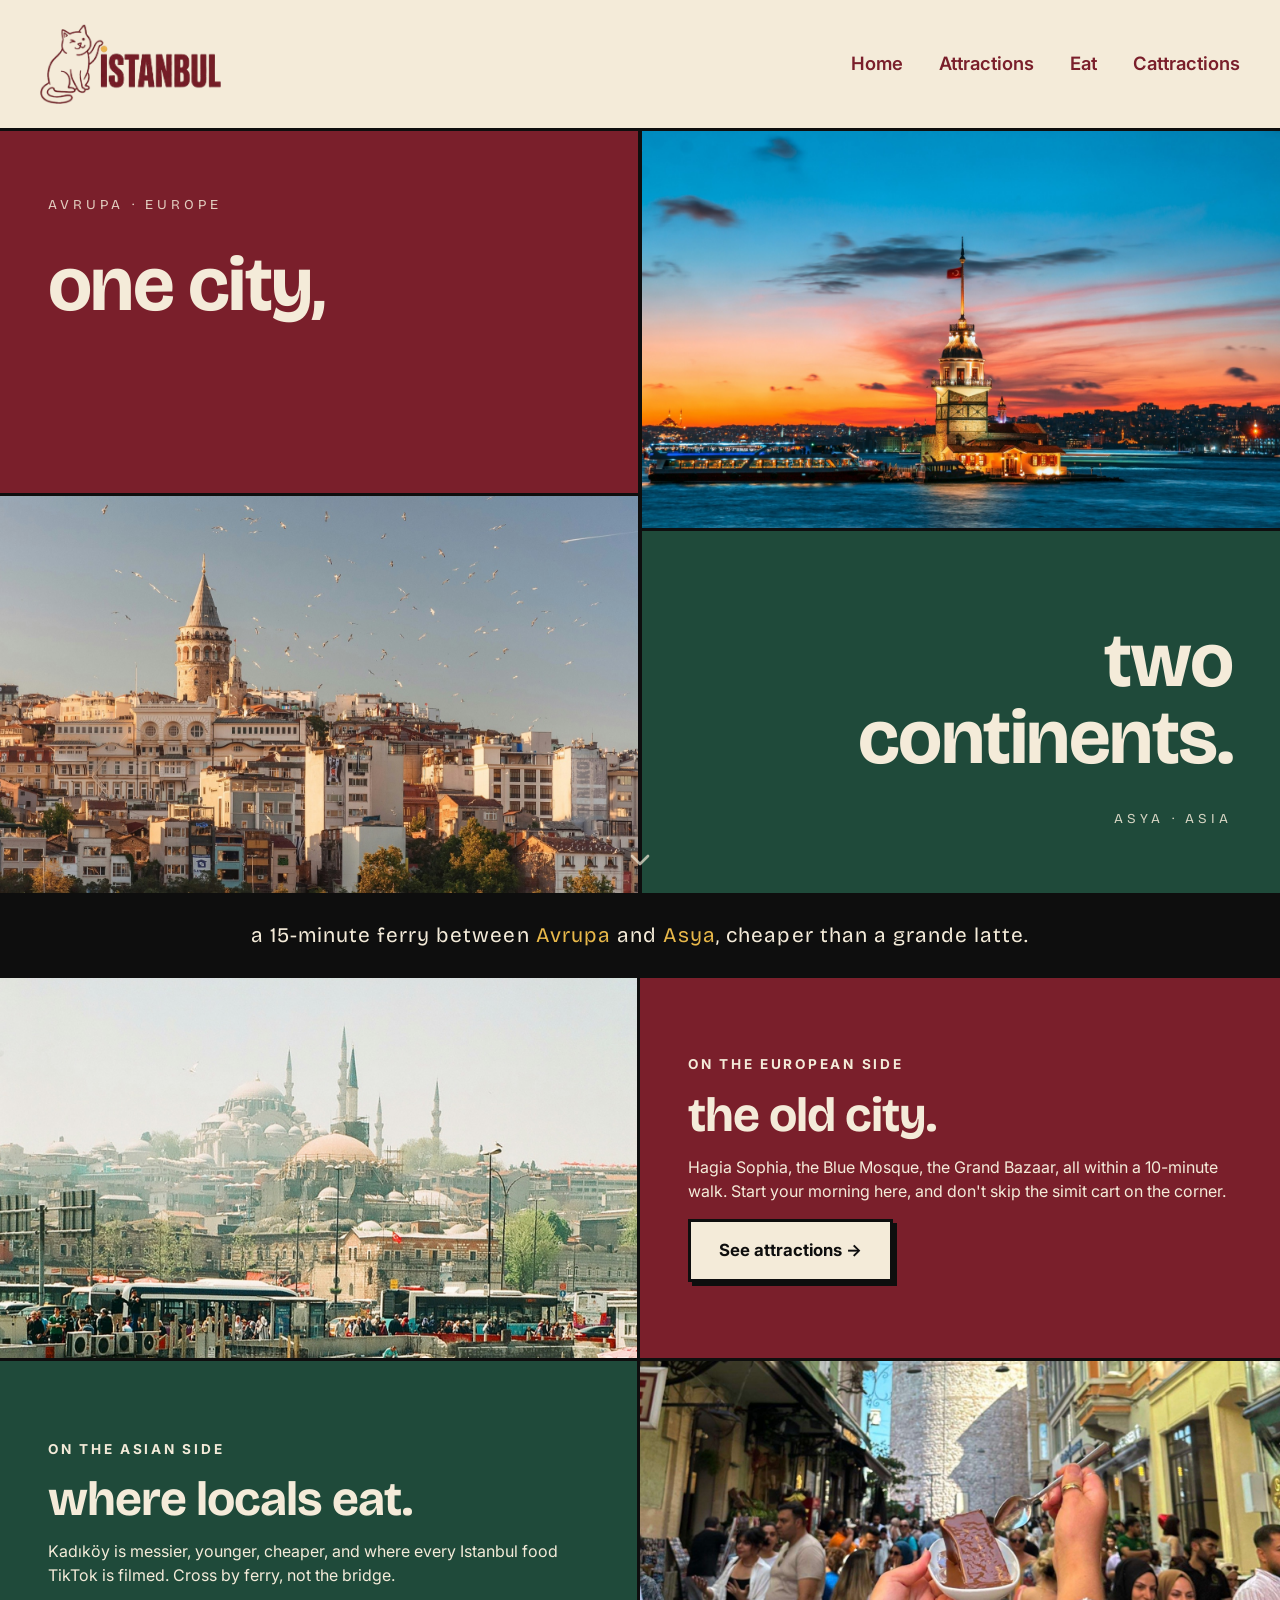
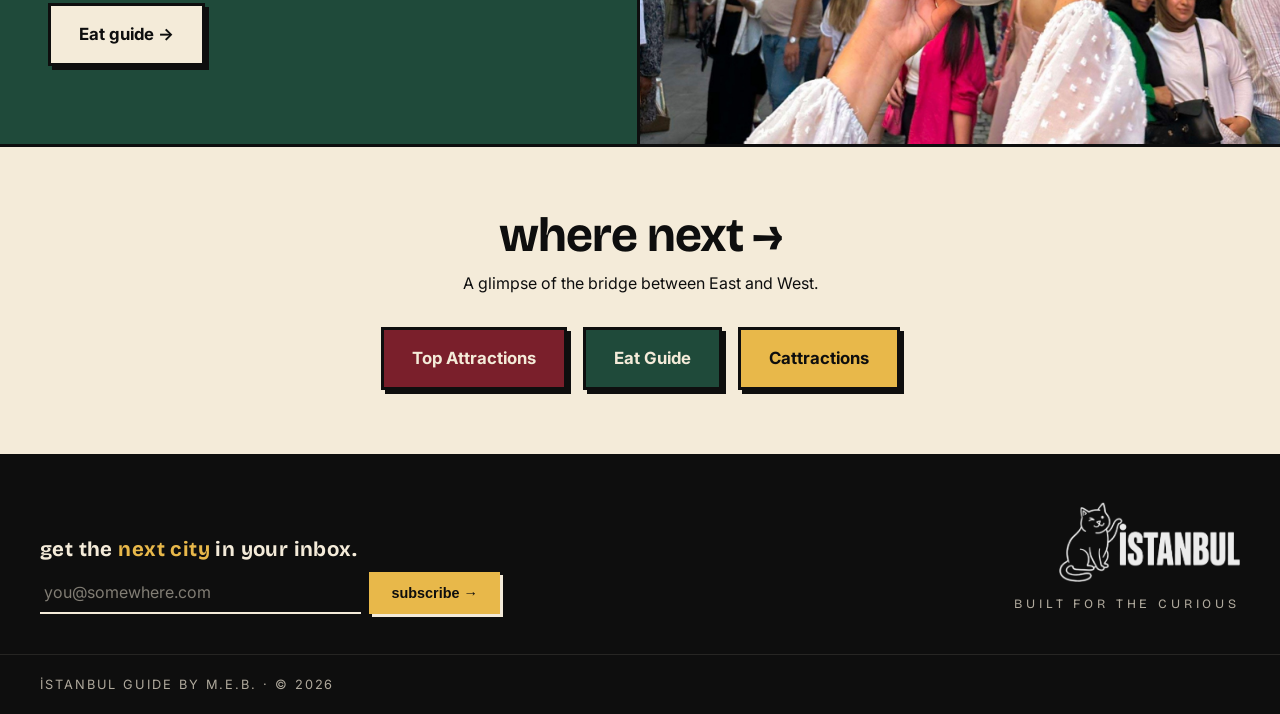
<file: index.html>
<!DOCTYPE html>
<html lang="en">
<head>
  <meta charset="UTF-8">
  <meta name="viewport" content="width=device-width, initial-scale=1.0">
  <title>İstanbul · A First-Timer's Guide</title>

  <!-- Google Fonts: preconnect speeds up the font fetch.
       Bricolage Grotesque = display headings, Inter = body. this supports the neobrutalist style -->
  <link rel="preconnect" href="https://fonts.googleapis.com">
  <link rel="preconnect" href="https://fonts.gstatic.com" crossorigin>
  <link href="https://fonts.googleapis.com/css2?family=Bricolage+Grotesque:wght@600;800&family=Inter:wght@400;600;700&display=swap" rel="stylesheet">

  <link rel="stylesheet" href="styles.css">
</head>
<body>

  <!-- ==========================================================
       SHARED NAV: identical on every page. If you change a link
       here, also change it in attractions.html / eat.html / gallery.html. 
       ========================================================== -->
  <nav class="nav" aria-label="primary">
    <a class="logo" href="index.html" aria-label="Istanbul Guide home">
      <img class="logo-mark" src="assets/logo.png" alt="Istanbul Guide">
    </a>

    <!-- CSS-only mobile menu (checkbox hack, no JS). The off-screen
         checkbox holds open/closed state; the burger <label> toggles
         it; on small screens .nav ul drops down below the bar. -->
    <input type="checkbox" id="nav-toggle" class="nav-toggle">
    <label class="nav-burger" for="nav-toggle" aria-label="Toggle menu">
      <span></span><span></span><span></span>
    </label>

    <ul>
      <li><a href="index.html">Home</a></li>
      <li><a href="attractions.html">Attractions</a></li>
      <li><a href="eat.html">Eat</a></li>
      <li><a href="gallery.html">Cattractions</a></li>
    </ul>
  </nav>

  <main>

    <!-- HERO: split down the middle: Avrupa (Europe) | Asya (Asia).
         The vertical line between the two is a CSS pseudo-element
         (.hero::before in styles.css). -->
    <section class="hero" aria-label="hero">
      <div class="side eu">
        <span class="label">Avrupa · Europe</span>
        <h1>one city,</h1>
        <img class="side-img" src="assets/hero/europa.jpg" alt="The European side of Istanbul">
      </div>

      <!-- .side--flip = image on top, headline on bottom -->
      <div class="side as side--flip">
        <img class="side-img" src="assets/hero/asia.jpg" alt="The Asian side of Istanbul">
        <h1 class="h1-right">two<br>continents.</h1>
        <span class="label label--end">Asya · Asia</span>
      </div>

      <!-- Bouncing chevron at bottom-center; fades out on scroll
           via the JS at the bottom of this file (toggles .is-hidden). -->
      <a class="scroll-cue" href="#stripe" aria-label="scroll to next section">
        <svg viewBox="0 0 24 24" fill="none" stroke="currentColor" stroke-width="2" stroke-linecap="round" stroke-linejoin="round" aria-hidden="true">
          <polyline points="6 9 12 15 18 9"></polyline>
        </svg>
      </a>
    </section>

    <!-- "Bosphorus fact" black bar: single signature stat. -->
    <div id="stripe" class="stripe">
      a 15-minute ferry between <span>Avrupa</span> and <span>Asya</span>, cheaper than a grande latte.
    </div>

    <!-- FEATURES: 2×2 grid built in CSS Grid (.features in styles.css):
         Row 1: image (EU)  | text (EU)
         Row 2: text (AS)   | image (AS)
         The image/text swap rows on row 2, creating a diagonal pattern. -->
    <section class="features" aria-label="features">
      <img class="feat-img feat-img-1" src="assets/hero/old-city.jpg" alt="A simit cart in Sultanahmet, Istanbul">
      <div class="feat-text feat-text-1 eu">
        <span class="tag">on the European side</span>
        <h2>the old city.</h2>
        <p>Hagia Sophia, the Blue Mosque, the Grand Bazaar, all within a 10-minute walk. Start your morning here, and don't skip the simit cart on the corner.</p>
        <a class="btn btn--cream" href="attractions.html">See attractions →</a>
      </div>

      <img class="feat-img feat-img-2" src="assets/hero/santos.jpg" alt="Street life in Kadıköy on the Asian side of Istanbul">
      <div class="feat-text feat-text-2 as">
        <span class="tag">on the Asian side</span>
        <h2>where locals eat.</h2>
        <p>Kadıköy is messier, younger, cheaper, and where every Istanbul food TikTok is filmed. Cross by ferry, not the bridge.</p>
        <a class="btn btn--cream" href="eat.html">Eat guide →</a>
      </div>
    </section>

    <!-- WHERE NEXT: three CTA buttons to the other pages. -->
    <section class="where-next" aria-label="where next">
      <h2>where next →</h2>
      <p class="lede">A glimpse of the bridge between East and West.</p>
      <div class="row">
        <a class="btn" href="attractions.html">Top Attractions</a>
        <a class="btn btn--green" href="eat.html">Eat Guide</a>
        <a class="btn btn--saffron" href="gallery.html">Cattractions</a>
      </div>
    </section>

  </main>

  <!-- ==========================================================
       SHARED FOOTER: identical on every page. Newsletter form +
       brand block on top band, copyright on bottom band.
       Also duplicated across the other 3 pages: keep in sync.
       ========================================================== -->
  <footer class="foot">
    <div class="foot-top">
      <!-- Inline submit handler: prevent the page reload, clear the
           input, then reveal the .newsletter-confirm span by
           flipping its `hidden` attribute to false. No backend. -->
      <form class="newsletter" aria-label="Newsletter signup"
            onsubmit="event.preventDefault(); this.querySelector('input').value=''; this.querySelector('.newsletter-confirm').hidden=false;">
        <label class="newsletter-label" for="nl-email">get the <span class="accent">next city</span> in your inbox.</label>
        <div class="newsletter-row">
          <input id="nl-email" class="newsletter-input" type="email" required placeholder="you@somewhere.com" autocomplete="email">
          <button class="btn" type="submit">subscribe →</button>
        </div>
        <span class="newsletter-confirm" hidden>thanks. çok güzel.</span>
      </form>

      <div class="foot-brand">
        <img class="foot-logo" src="assets/logo.png" alt="Istanbul Guide">
        <span class="tagline">built for the curious</span>
      </div>
    </div>

    <div class="foot-bottom">
      <span>İstanbul Guide by M.E.B. · © 2026</span>
    </div>
  </footer>

  <!-- Scroll-cue fade. Hides the chevron once the user has scrolled
       80px past the top of the page; shows it again at the top.
       Wrapped in an IIFE (immediately-invoked function expression)
       to keep its variables out of the global scope. -->
  <script>
    (function () {
      var cue = document.querySelector('.scroll-cue');
      if (!cue) return;
      function update() {
        if (window.scrollY > 80) cue.classList.add('is-hidden');
        else cue.classList.remove('is-hidden');
      }
      window.addEventListener('scroll', update, { passive: true });
      update();
    })();
  </script>

</body>
</html>
</file>
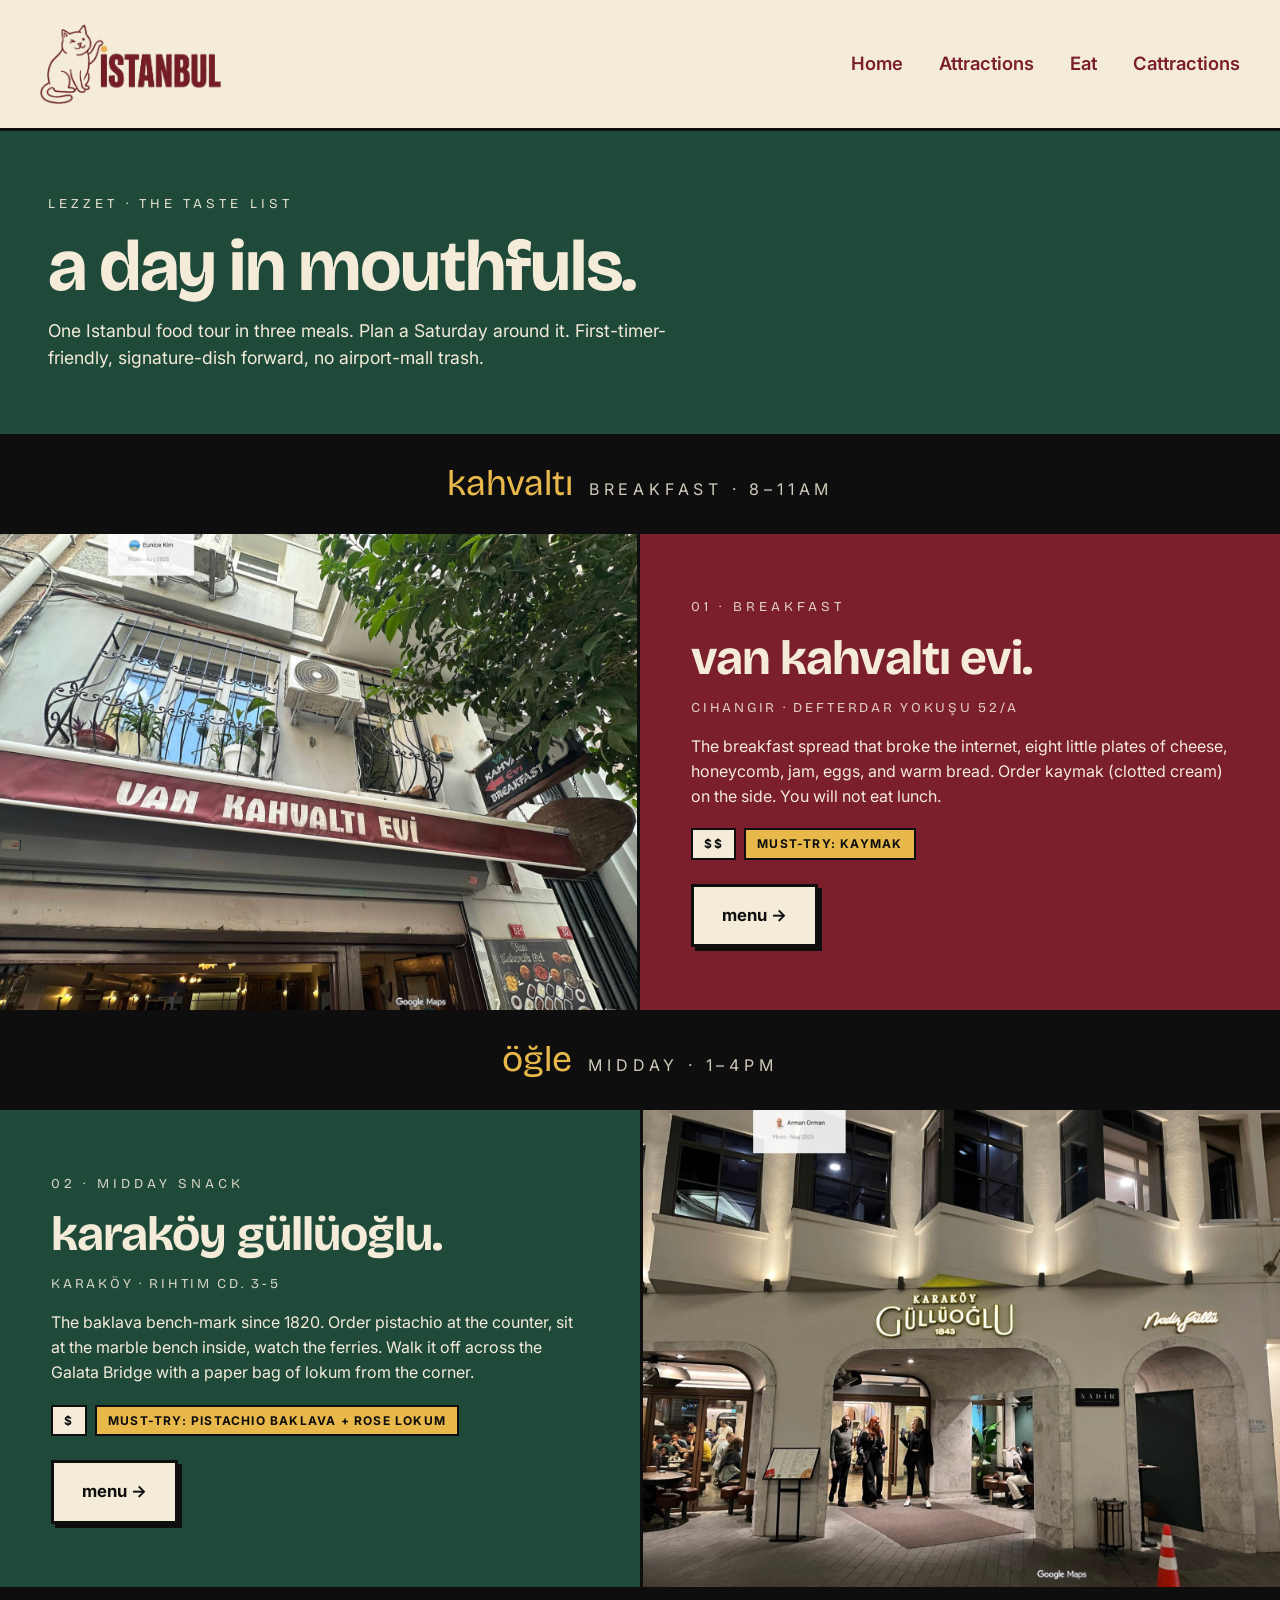
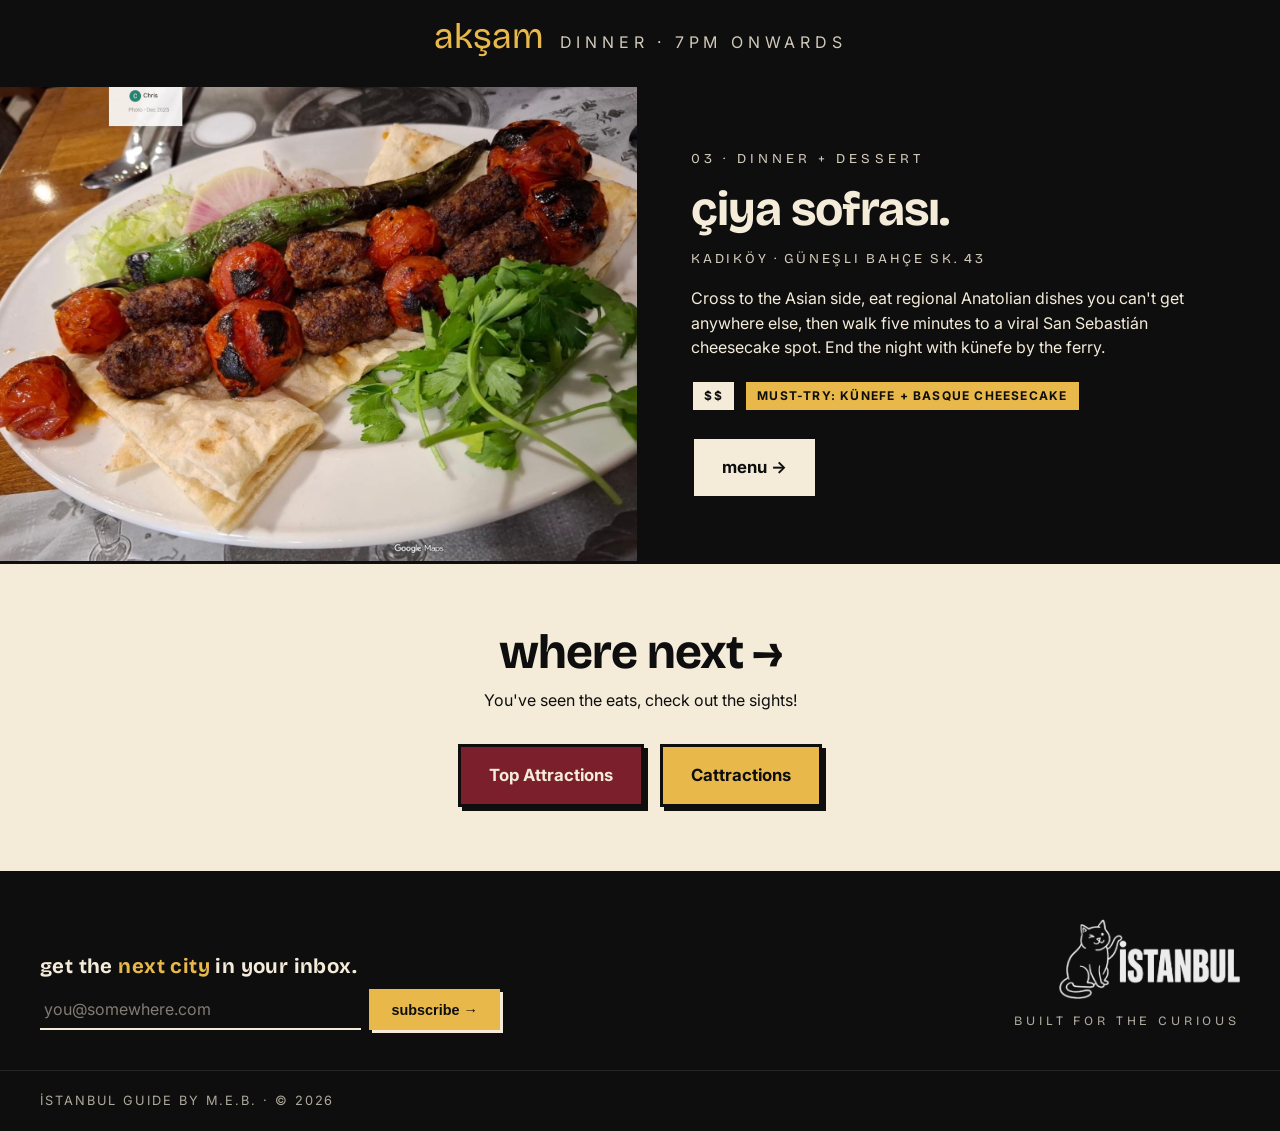
<file: eat.html>
<!DOCTYPE html>
<html lang="en">
<head>
  <meta charset="UTF-8">
  <meta name="viewport" content="width=device-width, initial-scale=1.0">
  <title>Eat Guide · İstanbul Guide</title>

  <link rel="preconnect" href="https://fonts.googleapis.com">
  <link rel="preconnect" href="https://fonts.gstatic.com" crossorigin>
  <link href="https://fonts.googleapis.com/css2?family=Bricolage+Grotesque:wght@600;800&family=Inter:wght@400;600;700&display=swap" rel="stylesheet">

  <link rel="stylesheet" href="styles.css">
</head>
<body>

  <!-- ========== SHARED NAV: keep in sync with other pages ========== -->
  <nav class="nav" aria-label="primary">
    <a class="logo" href="index.html" aria-label="Istanbul Guide home">
      <img class="logo-mark" src="assets/logo.png" alt="Istanbul Guide">
    </a>

    <!-- CSS-only mobile menu (checkbox hack, no JS). The off-screen
         checkbox holds open/closed state; the burger <label> toggles
         it; on small screens .nav ul drops down below the bar. -->
    <input type="checkbox" id="nav-toggle" class="nav-toggle">
    <label class="nav-burger" for="nav-toggle" aria-label="Toggle menu">
      <span></span><span></span><span></span>
    </label>

    <ul>
      <li><a href="index.html">Home</a></li>
      <li><a href="attractions.html">Attractions</a></li>
      <li><a href="eat.html">Eat</a></li>
      <li><a href="gallery.html">Cattractions</a></li>
    </ul>
  </nav>

  <main>

    <!-- PAGE INTRO: green banner sets up the food tour. -->
    <section class="page-intro page-intro--green">
      <span class="label">lezzet · the taste list</span>
      <h1>a day in mouthfuls.</h1>
      <p>One Istanbul food tour in three meals. Plan a Saturday around it. First-timer-friendly, signature-dish forward, no airport-mall trash.</p>
    </section>

    <!-- THREE MEALS: each one is a black "kahvaltı / öğle / akşam"
         banner stripe followed by a feature row.
         .meal-feature.eu  = bordeaux text background
         .meal-feature.as  = green text background
         .meal-feature.ink = ink (black) text background
         .flip on the row reverses image/text order. -->

    <!-- 1. BREAKFAST -->
    <div class="meal-stripe">
      <span class="tr">kahvaltı</span>
      <span class="en">breakfast · 8–11am</span>
    </div>
    <section class="meal-feature eu">
      <img class="meal-img" src="assets/restaurants/van_kahvaltievi.jpg" alt="The bordeaux awning of Van Kahvaltı Evi storefront in Cihangir, Istanbul.">
      <div class="meal-text">
        <span class="num">01 · breakfast</span>
        <h2>van kahvaltı evi.</h2>
        <span class="addr">Cihangir · Defterdar Yokuşu 52/A</span>
        <p>The breakfast spread that broke the internet, eight little plates of cheese, honeycomb, jam, eggs, and warm bread. Order kaymak (clotted cream) on the side. You will not eat lunch.</p>
        <div class="chips">
          <span class="chip">$$</span>
          <span class="chip saffron">must-try: kaymak</span>
        </div>
        <a class="btn btn--cream" href="#">menu →</a>
      </div>
    </section>

    <!-- 2. MIDDAY SNACK -->
    <div class="meal-stripe">
      <span class="tr">öğle</span>
      <span class="en">midday · 1–4pm</span>
    </div>
    <section class="meal-feature as flip">
      <img class="meal-img" src="assets/restaurants/gulluoglu.jpg" alt="The Karaköy Güllüoğlu storefront, with the 1843 founding date over its arched entrance.">
      <div class="meal-text">
        <span class="num">02 · midday snack</span>
        <h2>karaköy güllüoğlu.</h2>
        <span class="addr">Karaköy · Rıhtım Cd. 3-5</span>
        <p>The baklava bench-mark since 1820. Order pistachio at the counter, sit at the marble bench inside, watch the ferries. Walk it off across the Galata Bridge with a paper bag of lokum from the corner.</p>
        <div class="chips">
          <span class="chip">$</span>
          <span class="chip saffron">must-try: pistachio baklava + rose lokum</span>
        </div>
        <a class="btn btn--cream" href="#">menu →</a>
      </div>
    </section>

    <!-- 3. DINNER -->
    <div class="meal-stripe">
      <span class="tr">akşam</span>
      <span class="en">dinner · 7pm onwards</span>
    </div>
    <section class="meal-feature ink">
      <img class="meal-img" src="assets/restaurants/ciya.jpg" alt="A platter of Çiya Sofrası kebabs with charred cherry tomatoes, parsley, and lavash.">
      <div class="meal-text">
        <span class="num">03 · dinner + dessert</span>
        <h2>çiya sofrası.</h2>
        <span class="addr">Kadıköy · Güneşli Bahçe Sk. 43</span>
        <p>Cross to the Asian side, eat regional Anatolian dishes you can't get anywhere else, then walk five minutes to a viral San Sebastián cheesecake spot. End the night with künefe by the ferry.</p>
        <div class="chips">
          <span class="chip">$$</span>
          <span class="chip saffron">must-try: künefe + basque cheesecake</span>
        </div>
        <a class="btn btn--cream" href="#">menu →</a>
      </div>
    </section>

    <!-- WHERE NEXT: links to the other pages. -->
    <section class="where-next" aria-label="where next">
      <h2>where next →</h2>
      <p class="lede">You've seen the eats, check out the sights!</p>
      <div class="row">
        <a class="btn" href="attractions.html">Top Attractions</a>
        <a class="btn btn--saffron" href="gallery.html">Cattractions</a>
      </div>
    </section>

  </main>

  <!-- ========== SHARED FOOTER: keep in sync with other pages ========== -->
  <footer class="foot">
    <div class="foot-top">
      <form class="newsletter" aria-label="Newsletter signup"
            onsubmit="event.preventDefault(); this.querySelector('input').value=''; this.querySelector('.newsletter-confirm').hidden=false;">
        <label class="newsletter-label" for="nl-email">get the <span class="accent">next city</span> in your inbox.</label>
        <div class="newsletter-row">
          <input id="nl-email" class="newsletter-input" type="email" required placeholder="you@somewhere.com" autocomplete="email">
          <button class="btn" type="submit">subscribe →</button>
        </div>
        <span class="newsletter-confirm" hidden>thanks. çok güzel.</span>
      </form>
      <div class="foot-brand">
        <img class="foot-logo" src="assets/logo.png" alt="Istanbul Guide">
        <span class="tagline">built for the curious</span>
      </div>
    </div>
    <div class="foot-bottom">
      <span>İstanbul Guide by M.E.B. · © 2026</span>
    </div>
  </footer>

</body>
</html>
</file>
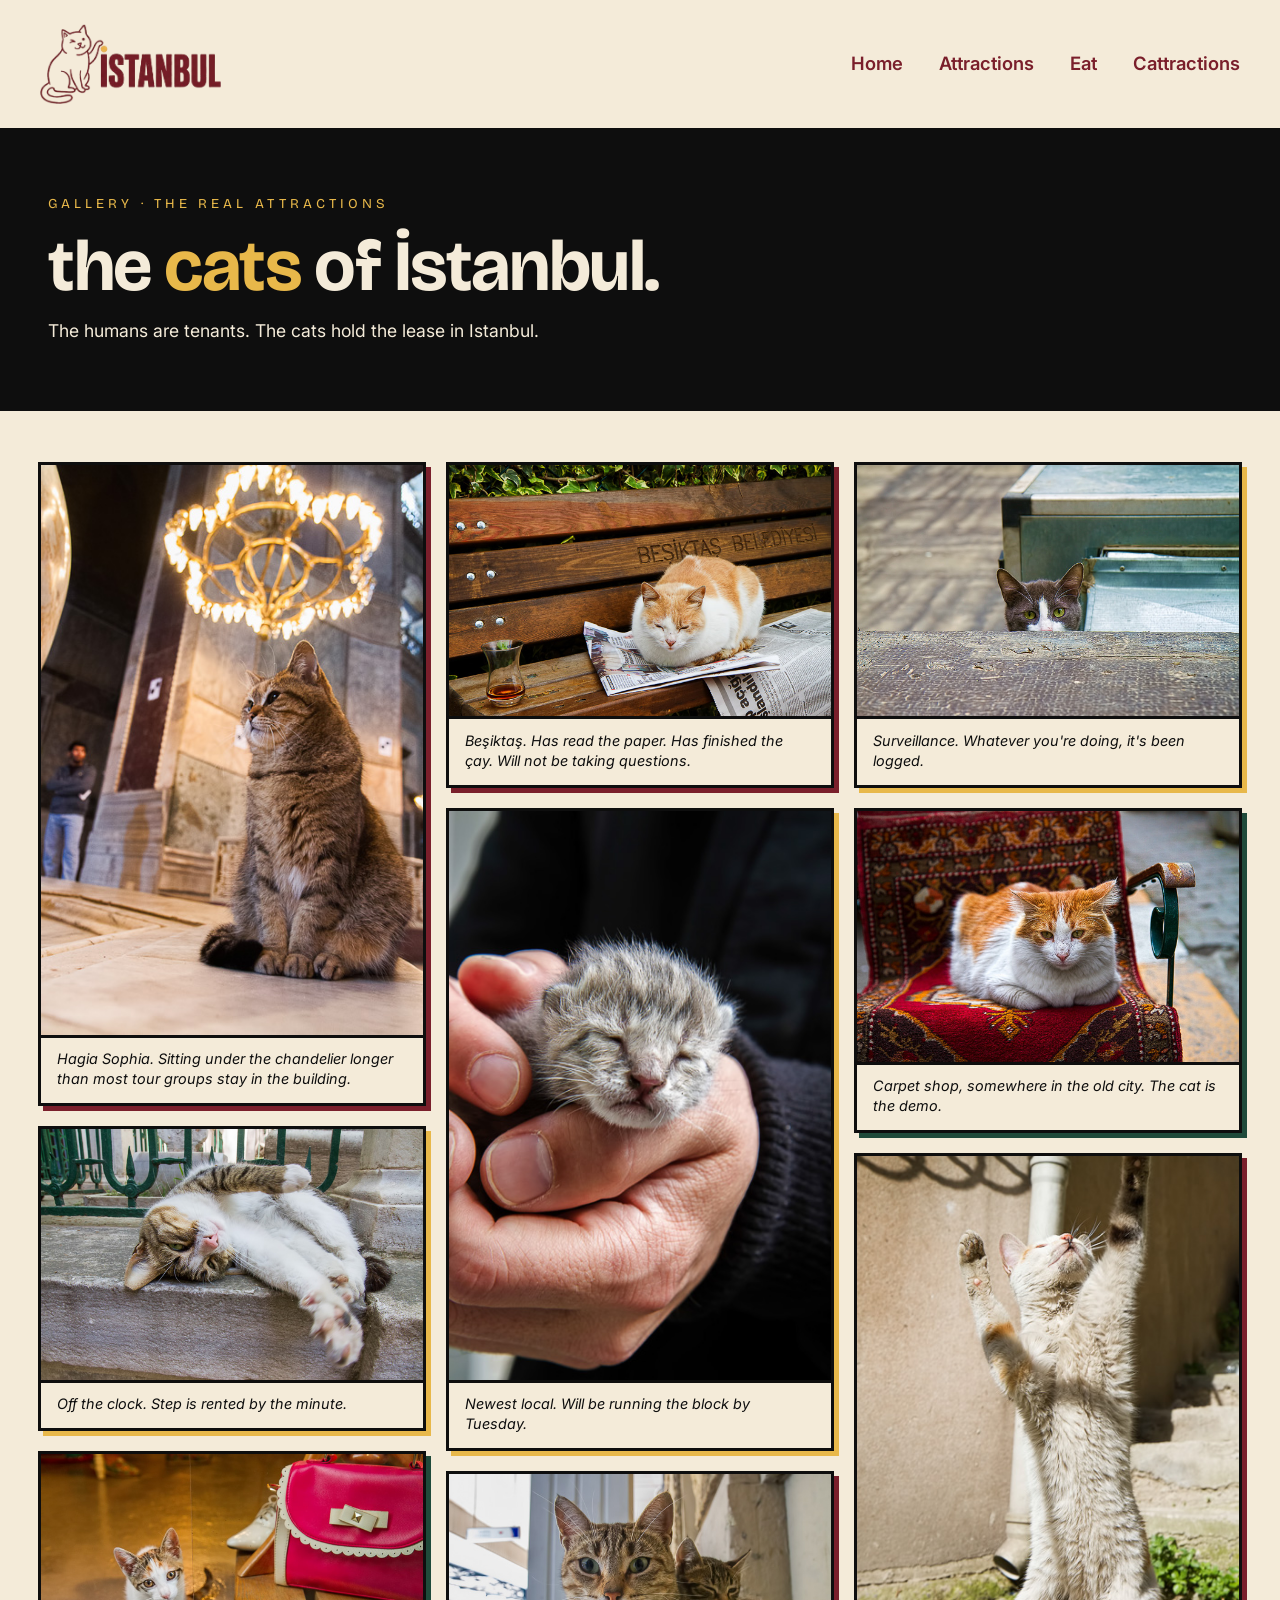
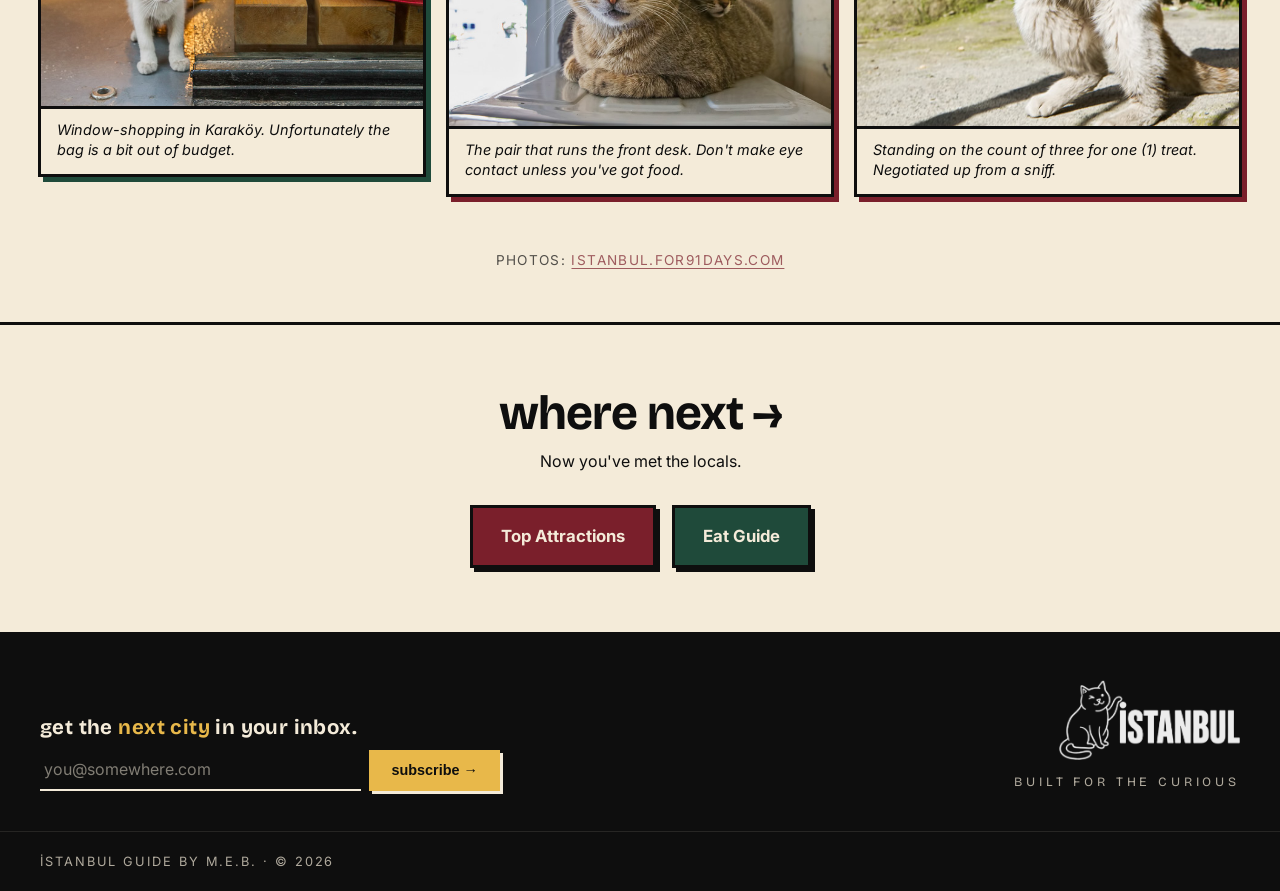
<file: gallery.html>
<!DOCTYPE html>
<html lang="en">
<head>
  <meta charset="UTF-8">
  <meta name="viewport" content="width=device-width, initial-scale=1.0">
  <title>Cattractions · İstanbul Guide</title>

  <link rel="preconnect" href="https://fonts.googleapis.com">
  <link rel="preconnect" href="https://fonts.gstatic.com" crossorigin>
  <link href="https://fonts.googleapis.com/css2?family=Bricolage+Grotesque:wght@600;800&family=Inter:wght@400;600;700&display=swap" rel="stylesheet">

  <link rel="stylesheet" href="styles.css">
</head>
<body>

  <!-- ========== SHARED NAV: keep in sync with other pages ========== -->
  <nav class="nav" aria-label="primary">
    <a class="logo" href="index.html" aria-label="Istanbul Guide home">
      <img class="logo-mark" src="assets/logo.png" alt="Istanbul Guide">
    </a>

    <!-- CSS-only mobile menu (checkbox hack, no JS). The off-screen
         checkbox holds open/closed state; the burger <label> toggles
         it; on small screens .nav ul drops down below the bar. -->
    <input type="checkbox" id="nav-toggle" class="nav-toggle">
    <label class="nav-burger" for="nav-toggle" aria-label="Toggle menu">
      <span></span><span></span><span></span>
    </label>

    <ul>
      <li><a href="index.html">Home</a></li>
      <li><a href="attractions.html">Attractions</a></li>
      <li><a href="eat.html">Eat</a></li>
      <li><a href="gallery.html">Cattractions</a></li>
    </ul>
  </nav>

  <main>

    <!-- PAGE INTRO: black banner, saffron accent. -->
    <section class="page-intro page-intro--ink">
      <span class="label">gallery · the real attractions</span>
      <h1>the <em>cats</em> of İstanbul.</h1>
      <p>The humans are tenants. The cats hold the lease in Istanbul.</p>
    </section>

    <!-- CAT GRID: masonry layout via CSS columns (.cat-grid in styles.css).
         Mixing .cat--portrait (2:3) and .cat--standard (3:2) flows naturally
         without dead space because columns balance themselves.
         <figure> + <figcaption> is the semantic HTML for an image with a
         caption (better for screen readers and search engines than
         <div> + <p>). -->
    <section class="feed-section">
      <div class="cat-grid">

        <figure class="cat cat--portrait">
          <img src="assets/cats/cat-32.jpg" alt="A tabby cat sitting upright on the marble floor of Hagia Sophia, beneath a Byzantine chandelier.">
          <figcaption>Hagia Sophia. Sitting under the chandelier longer than most tour groups stay in the building.</figcaption>
        </figure>

        <figure class="cat cat--standard">
          <img src="assets/cats/cat-26.jpg" alt="A tabby and white cat sprawled belly-up on a stone step, claws extended in mid-stretch.">
          <figcaption>Off the clock. Step is rented by the minute.</figcaption>
        </figure>

        <figure class="cat cat--standard">
          <img src="assets/cats/cat-40.jpg" alt="A calico kitten standing next to a bright pink handbag and white shoes in a shop doorway.">
          <figcaption>Window-shopping in Karaköy. Unfortunately the bag is a bit out of budget.</figcaption>
        </figure>

        <figure class="cat cat--feature">
          <img src="assets/cats/cat-35.jpg" alt="A ginger and white cat sleeping on a Turkish newspaper on a Beşiktaş Belediyesi park bench, next to a glass of çay.">
          <figcaption>Beşiktaş. Has read the paper. Has finished the çay. Will not be taking questions.</figcaption>
        </figure>

        <figure class="cat cat--portrait">
          <img src="assets/cats/cat-39.jpg" alt="A man's hand cradling a tiny tabby kitten with its eyes still closed.">
          <figcaption>Newest local. Will be running the block by Tuesday.</figcaption>
        </figure>

        <figure class="cat cat--standard">
          <img src="assets/cats/cat-24.jpg" alt="Two tabby cats sitting close together inside a building, one staring directly at the camera.">
          <figcaption>The pair that runs the front desk. Don't make eye contact unless you've got food.</figcaption>
        </figure>

        <figure class="cat cat--standard cat--solo">
          <img src="assets/cats/cat-14.jpg" alt="A brown and white cat peeking up over the edge of a wooden plank, eyes wide, ears alert.">
          <figcaption>Surveillance. Whatever you're doing, it's been logged.</figcaption>
        </figure>

        <figure class="cat cat--feature">
          <img src="assets/cats/cat-41.jpg" alt="A ginger and white cat sitting loaf-style on a Turkish carpet draped over a wooden chair outside a shop.">
          <figcaption>Carpet shop, somewhere in the old city. The cat is the demo.</figcaption>
        </figure>

        <figure class="cat cat--portrait">
          <img src="assets/cats/cat-10.jpg" alt="A white and ginger cat standing fully on its hind legs, paws stretched up toward something off-frame.">
          <figcaption>Standing on the count of three for one (1) treat. Negotiated up from a sniff.</figcaption>
        </figure>

      </div>

      <!-- Photo credit. target=_blank opens the link in a new tab;
           rel=noopener is a security convention so the new tab can't
           access this page's window object. -->
      <p class="cat-credit">
        Photos: <a href="https://istanbul.for91days.com/the-cats-of-istanbul/" target="_blank" rel="noopener">istanbul.for91days.com</a>
      </p>
    </section>

    <!-- WHERE NEXT: links to the other pages. -->
    <section class="where-next" aria-label="where next">
      <h2>where next →</h2>
      <p class="lede">Now you've met the locals.</p>
      <div class="row">
        <a class="btn" href="attractions.html">Top Attractions</a>
        <a class="btn btn--green" href="eat.html">Eat Guide</a>
      </div>
    </section>

  </main>

  <!-- ========== SHARED FOOTER: keep in sync with other pages ========== -->
  <footer class="foot">
    <div class="foot-top">
      <form class="newsletter" aria-label="Newsletter signup"
            onsubmit="event.preventDefault(); this.querySelector('input').value=''; this.querySelector('.newsletter-confirm').hidden=false;">
        <label class="newsletter-label" for="nl-email">get the <span class="accent">next city</span> in your inbox.</label>
        <div class="newsletter-row">
          <input id="nl-email" class="newsletter-input" type="email" required placeholder="you@somewhere.com" autocomplete="email">
          <button class="btn" type="submit">subscribe →</button>
        </div>
        <span class="newsletter-confirm" hidden>thanks. çok güzel.</span>
      </form>
      <div class="foot-brand">
        <img class="foot-logo" src="assets/logo.png" alt="Istanbul Guide">
        <span class="tagline">built for the curious</span>
      </div>
    </div>
    <div class="foot-bottom">
      <span>İstanbul Guide by M.E.B. · © 2026</span>
    </div>
  </footer>

</body>
</html>
</file>
<file: styles.css>
/* =============================================================
   İSTANBUL GUIDE: STYLESHEET
   -----------------------------------------------------------
   Layout strategy in one paragraph:
   - The site is built around a "two continents" idea, so the home
     hero is split down the middle (Avrupa / Asya).
   - Most multi-column blocks (features, attractions, meals) use
     CSS Grid or Flexbox with a 50/50 column split that collapses
     to a single column under 768px.
   - Visual style is "neobrutalist": flat colors, hard 3px ink
     borders, hard 4–6px offset shadows (no blur).
   - Color tokens, type, and shadow values all live in :root so
     a color/shadow tweak only happens in one place.

   Read order: tokens → globals → reusable bits (buttons, nav,
   footer) → home page sections → subpage sections → mobile
   media queries → reduced-motion query.
   ============================================================= */


/* =============================================================
   1. DESIGN TOKENS: change colors/shadows once, here.
   `var(--name)` reads them anywhere below.
   ============================================================= */
:root {
  --bordeaux: #7A1F2B;       /* primary, "Turkish flag" red */
  --cream:    #F4EBD9;       /* page bg, light text on dark */
  --ink:      #0E0E0E;       /* near-black for borders + text */
  --saffron:  #E8B84A;       /* accent, hover, highlights */
  --green:    #1F4A3A;       /* secondary, "Asia side" */

  --shadow-sm: 4px 4px 0 var(--ink);   /* small offset shadow */
  --shadow:    6px 6px 0 var(--ink);   /* big offset shadow */
}


/* =============================================================
   2. GLOBAL RESET + DEFAULTS
   ============================================================= */

/* universal selector , kill all default browser margin/padding
   so layout is predictable. box-sizing: border-box means an
   element's `width` includes its padding + border (way easier
   to reason about than the default `content-box`). */
* { box-sizing: border-box; margin: 0; padding: 0; }

body {
  font-family: 'Inter', system-ui, sans-serif;
  background: var(--cream);
  color: var(--ink);
  line-height: 1.5;
}

/* All headings use the display font. line-height: 1 prevents
   tall headings from getting extra vertical space. */
h1, h2, h3 {
  font-family: 'Bricolage Grotesque', 'Anton', Impact, sans-serif;
  line-height: 1;
  letter-spacing: -0.02em;
}

/* Inherit text color on links by default , each section then
   overrides where needed (e.g. .nav a is bordeaux). */
a { color: inherit; }


/* =============================================================
   3. BUTTONS: used everywhere (hero CTA, footer subscribe, etc.)
   .btn is the base; .btn--cream/green/saffron are color variants.
   Hover effect = "lift" the button up-left and grow the shadow.
   ============================================================= */
.btn {
  display: inline-block;
  background: var(--bordeaux);
  color: var(--cream);
  border: 3px solid var(--ink);
  box-shadow: var(--shadow-sm);
  padding: 1rem 1.75rem;
  font-weight: 700;
  font-size: 1.05rem;
  text-decoration: none;
  /* transition only the things that change on hover, for snap */
  transition: transform 0.08s, box-shadow 0.08s, background 0.08s;
}
.btn:hover {
  background: var(--saffron);
  color: var(--ink);
  /* Lift up-left by 2px AND grow the shadow by 2px so the
     bottom-right corner of the shadow stays put. Classic
     neobrutalist "press" feel. */
  transform: translate(-2px, -2px);
  box-shadow: 8px 8px 0 var(--ink);
}
.btn--cream   { background: var(--cream);   color: var(--ink); }
.btn--green   { background: var(--green);   color: var(--cream); }
.btn--saffron { background: var(--saffron); color: var(--ink); }


/* =============================================================
   4. NAV: sticky top bar, logo left, links right.
   Used on every page.
   ============================================================= */
.nav {
  /* sticky = scrolls with page until it hits top: 0, then
     stays pinned. z-index keeps it above scrolling content. */
  position: sticky; top: 0; z-index: 10;

  display: flex;
  justify-content: space-between;   /* logo left, ul right */
  align-items: center;
  padding: 1.5rem 2.5rem;
  background: var(--cream);
  border-bottom: 3px solid var(--ink);
}

/* Logo is an <a> wrapping the <img>. inline-flex so the image
   centers vertically next to (potential) future text. */
.nav .logo {
  display: inline-flex;
  align-items: center;
  text-decoration: none;
  transition: transform 0.2s ease;
}
.nav .logo:hover .logo-mark { transform: rotate(-4deg); }   /* cute tilt */
.nav .logo-mark {
  height: 80px;
  width: auto;             /* preserve aspect ratio */
  display: block;
  transition: transform 0.2s ease;
}

/* Nav link list. flex makes them sit in a row with gap between. */
.nav ul {
  display: flex;
  gap: 2.25rem;
  list-style: none;
  font-size: 1.15rem;
}
.nav a {
  color: var(--bordeaux);
  text-decoration: none;
  font-weight: 600;
}
.nav a:hover { color: var(--ink); }

/* --- CSS-only hamburger (checkbox hack, no JS) ---
   The checkbox is the state store. It's pulled off-screen (not
   display:none) so it stays keyboard-focusable. The burger is
   hidden on desktop and only revealed in the mobile media query
   at the bottom of this file. */
.nav-toggle {
  position: absolute;
  width: 1px; height: 1px;
  opacity: 0;
  pointer-events: none;
}
.nav-burger {
  display: none;                 /* desktop: links show, burger hidden */
  flex-direction: column;
  justify-content: center;
  gap: 5px;
  width: 48px; height: 48px;
  padding: 0 9px;
  border: 3px solid var(--ink);
  background: var(--bordeaux);   /* matches the bordeaux .btn fill */
  box-shadow: var(--shadow-sm);
  cursor: pointer;
}
.nav-burger span {
  display: block;
  height: 3px;
  background: var(--cream);      /* cream lines on bordeaux */
  transition: transform 0.15s ease, opacity 0.15s ease;
}
/* Saffron focus ring (bordeaux ring would disappear into the bg). */
.nav-toggle:focus-visible ~ .nav-burger { outline: 3px solid var(--saffron); outline-offset: 3px; }
/* When open, morph the three bars into an X. 8px = bar gap (5) + bar height (3). */
.nav-toggle:checked ~ .nav-burger span:nth-child(1) { transform: translateY(8px) rotate(45deg); }
.nav-toggle:checked ~ .nav-burger span:nth-child(2) { opacity: 0; }
.nav-toggle:checked ~ .nav-burger span:nth-child(3) { transform: translateY(-8px) rotate(-45deg); }

/* Tablet (769-1023px): 80px logo + 1.5rem padding eats too much
   vertical room on a ~800-tall iPad. Trim the logo to keep the
   nav under ~110px. (Below 768 there's a smaller mobile step.) */
@media (min-width: 769px) and (max-width: 1023px) {
  .nav { padding: 1.25rem 2rem; }
  .nav .logo-mark { height: 64px; }
  .nav ul { gap: 1.5rem; font-size: 1.05rem; }
}


/* =============================================================
   5. PLACEHOLDER (fallback when an <img> isn't ready yet): kept
   for legacy/local use. Live pages all have real <img> tags.
   ============================================================= */
.placeholder {
  background:
    repeating-linear-gradient(45deg, rgba(255,255,255,0.15) 0 2px, transparent 2px 14px),
    rgba(0,0,0,0.2);
  border: 3px solid var(--cream);
  color: var(--cream);
  display: flex; align-items: center; justify-content: center;
  font-family: 'Bricolage Grotesque', sans-serif;
  font-weight: 700; text-transform: uppercase; letter-spacing: 0.15em;
  font-size: 0.85rem;
  text-align: center; padding: 1rem;
}
.placeholder--saffron {
  background:
    repeating-linear-gradient(45deg, var(--ink) 0 2px, transparent 2px 14px),
    var(--saffron);
  border: 3px solid var(--ink);
  color: var(--ink);
}


/* =============================================================
   6. HOME: HERO (split down the middle)
   Two flex children, each 50% wide. A 4px ink line down the
   center is faked with a `::before` pseudo-element on the hero.
   ============================================================= */
.hero {
  display: flex;
  /* Hero fills most of the viewport but caps at 100vh so the
     next section is always reachable. */
  min-height: 85vh;
  max-height: 100vh;
  border-bottom: 3px solid var(--ink);
  position: relative;     /* so ::before can be positioned over it */
  overflow: hidden;       /* clip the bleeding side images */
}

/* The vertical Bosphorus line. ::before is a pseudo-element ,
   a fake child element you create in CSS only. */
.hero::before {
  content: '';
  position: absolute;
  top: 0; bottom: 0;
  left: 50%;
  width: 4px;
  background: var(--ink);
  transform: translateX(-50%);   /* shift left by half its width to truly center */
  z-index: 2;
}

/* Each side. flex: 1 means "share the space equally with siblings". */
.side {
  flex: 1;
  padding: 4rem 3rem 0;
  display: flex; flex-direction: column;
  gap: 2rem;
  position: relative;
}
.side--flip { padding: 0 3rem 4rem; }    /* image-on-top variant */
.side.eu { background: var(--bordeaux); color: var(--cream); }
.side.as { background: var(--green);    color: var(--cream); }

/* Small uppercase tag above the headline. */
.side .label {
  font-family: 'Bricolage Grotesque', sans-serif;
  font-size: 0.85rem; letter-spacing: 0.3em; text-transform: uppercase;
  opacity: 0.85;
}
.side .label--end { align-self: flex-end; }   /* right-side label, end of flex axis */

.side h1 { font-size: clamp(3rem, 6vw, 5rem); }  /* fluid type: between 3rem and 5rem */
.side .h1-right { text-align: right; }

/* Side images: bleed to the side edges by negating padding with
   negative margin. aspect-ratio keeps the image proportional
   regardless of its natural size. */
.side .placeholder,
.side .side-img {
  width: calc(100% + 6rem);     /* 6rem = the 3rem horizontal padding × 2 */
  margin: auto -3rem 0;
  aspect-ratio: 16 / 10;
  height: auto;
  display: block;
  object-fit: cover;            /* fill the box, crop overflow, no distortion */
  border-top: 3px solid var(--ink);
}
.side--flip .placeholder,
.side--flip .side-img {
  margin: 0 -3rem auto;
  border-top: none;
  border-bottom: 3px solid var(--ink);
}
.side--flip h1.h1-right { margin-top: auto; }    /* push headline to bottom of column */


/* =============================================================
   7. HOME: SCROLL CUE
   A small bouncing chevron that fades out once you scroll.
   The fade is toggled in JS: see <script> at bottom of index.html.
   ============================================================= */
.scroll-cue {
  /* fixed = positioned relative to the viewport, not the page,
     so it stays put while you scroll. */
  position: fixed;
  left: 50%;
  /* env(safe-area-inset-bottom) = the iPhone home-bar height
     (0 on most browsers). max() bumps the cue above the iOS
     Safari bottom toolbar so it never hides behind it. */
  bottom: max(1.5rem, env(safe-area-inset-bottom) + 1rem);
  z-index: 3;
  width: 32px; height: 32px;
  display: inline-flex; align-items: center; justify-content: center;
  color: var(--cream);
  opacity: 0.7;
  transform: translateX(-50%);
  animation: cue-bob 1.8s ease-in-out infinite;
  transition: opacity 0.3s ease;
  pointer-events: auto;
}
.scroll-cue:hover { opacity: 1; }
.scroll-cue svg { width: 100%; height: 100%; display: block; }
.scroll-cue.is-hidden { opacity: 0; pointer-events: none; }   /* JS adds this on scroll */

/* Gentle up-and-down bounce. translate(-50%, ...) preserves
   the centering transform from above while animating Y. */
@keyframes cue-bob {
  0%, 100% { transform: translate(-50%, 0); }
  50%      { transform: translate(-50%, 5px); }
}


/* =============================================================
   8. HOME: STRIPE (the "ferry fact" black bar under the hero)
   ============================================================= */
.stripe {
  background: var(--ink); color: var(--cream);
  text-align: center;
  padding: 1.5rem 2rem;
  font-family: 'Bricolage Grotesque', sans-serif;
  font-size: 1.3rem; letter-spacing: 0.05em;
  border-bottom: 3px solid var(--ink);
}
.stripe span { color: var(--saffron); }


/* =============================================================
   9. HOME: FEATURES (the four-tile grid: img | text on row 1,
   text | img on row 2, both rows on the home page)

   We use ONE css grid with 2 columns × 2 rows. Each child is
   placed explicitly with grid-column / grid-row so the order
   is unambiguous and easy to flip on mobile.
   ============================================================= */
.features {
  display: grid;
  grid-template-columns: 1fr 1fr;       /* two equal columns */
  border-bottom: 3px solid var(--ink);
}

/* Both image and text tiles share these defaults. */
.feat-img,
.feat-text {
  min-height: 320px;                    /* tall enough on short copy */
  border-bottom: 3px solid var(--ink);  /* row 1 / row 2 divider */
}
.feat-img {
  width: 100%;
  height: 100%;
  display: flex; align-items: center; justify-content: center;
  object-fit: cover;                    /* image fills tile, no distortion */
  object-position: center;
}
.feat-text {
  padding: 3rem;
  display: flex; flex-direction: column; justify-content: center;
  gap: 1rem;
}
.feat-text .tag {
  font-size: 0.85rem; letter-spacing: 0.2em;
  font-weight: 700; text-transform: uppercase;
}
.feat-text h2 { font-size: clamp(2rem, 4vw, 3rem); }
.feat-text .btn { align-self: flex-start; }     /* don't stretch button to full width */
.feat-text.eu { background: var(--bordeaux); color: var(--cream); }
.feat-text.as { background: var(--green);    color: var(--cream); }

/* Explicit grid placement for the four tiles.
   Row 1: image-1 (EU) | text-1 (EU)
   Row 2: text-2 (AS)  | image-2 (AS)
   Note the diagonal: text/image swap sides between rows. */
.feat-img-1  { grid-column: 1; grid-row: 1; border-right: 3px solid var(--ink); }
.feat-text-1 { grid-column: 2; grid-row: 1; }
.feat-text-2 { grid-column: 1; grid-row: 2; border-right: 3px solid var(--ink); }
.feat-img-2  { grid-column: 2; grid-row: 2; }

/* Bottom row is the last row of the grid; the section's own
   border-bottom handles the seam, so kill it on the last tiles. */
.feat-text-2, .feat-img-2 { border-bottom: none; }

/* Big screens with enough vertical room: lock the entire 4-tile
   grid to the viewport so it fits in one screen with the sticky
   nav. Below 720px tall (split-screen, short laptops), let the
   section grow naturally so copy isn't clipped. */
@media (min-width: 1024px) and (min-height: 720px) {
  .features {
    /* viewport height minus sticky nav (logo 80 + 1.5rem*2 padding + 3px border) */
    height: calc(100vh - 131px);
    grid-template-rows: 1fr 1fr;
  }
  .feat-img, .feat-text { min-height: 0; }   /* drop the 320px floor */
  .feat-text { overflow: hidden; }           /* clip overflow only when locked to viewport */
}


/* =============================================================
   10. WHERE-NEXT: the cream "where next →" CTA strip at the
   bottom of every page.
   ============================================================= */
.where-next {
  padding: 4rem 3rem;
  text-align: center;
  background: var(--cream);
}
.where-next h2 { font-size: clamp(2rem, 4vw, 3rem); margin-bottom: 0.75rem; }
.where-next p.lede {
  max-width: 50ch;             /* limit prose width for readability */
  margin: 0 auto 2rem;
}
.where-next .row {
  display: flex; gap: 1rem;
  justify-content: center;
  flex-wrap: wrap;             /* stack buttons on narrow screens */
}


/* =============================================================
   11. FOOTER: two stacked bands.
   Top band: newsletter form on the left, brand on the right.
   Bottom band: thin saffron rule with copyright row.
   ============================================================= */
footer.foot {
  background: var(--ink);
  color: var(--cream);
  padding: 0;
  display: block;
}

.foot-top {
  padding: 3rem 2.5rem 2.5rem;
  display: flex; justify-content: space-between; align-items: flex-end;
  gap: 3rem; flex-wrap: wrap;
}
.foot-brand {
  display: flex; flex-direction: column; gap: 0.75rem;
  align-items: flex-end; text-align: right;
  flex: 0 0 auto;             /* don't grow or shrink */
}
.foot-brand .foot-logo {
  height: 80px;
  width: auto;
  display: block;
  /* The logo art is bordeaux on transparent. To make it read
     against the dark footer, we recolor it to cream using a
     two-step CSS filter:
       brightness(0)   → forces every pixel to black
       invert(1)       → flips black to white
       opacity(0.92)   → softens slightly so it doesn't shout */
  filter: brightness(0) invert(1) opacity(0.92);
}
.foot-brand .tagline {
  font-family: 'Bricolage Grotesque', sans-serif;
  font-size: 0.8rem; letter-spacing: 0.3em; text-transform: uppercase;
  opacity: 0.7;
}

.foot-bottom {
  /* faint cream rule between the two bands. rgba(244,235,217,0.15)
     is the cream color at 15% opacity. */
  border-top: 1px solid rgba(244, 235, 217, 0.15);
  padding: 1.25rem 2.5rem;
  display: flex; justify-content: space-between; align-items: center;
  flex-wrap: wrap; gap: 1rem;
  font-size: 0.8rem; letter-spacing: 0.15em; text-transform: uppercase;
  opacity: 0.7;
}
.foot-bottom a { color: var(--saffron); text-decoration: none; }
.foot-bottom a:hover { color: var(--cream); }

/* Newsletter form (lives in the top band). */
.newsletter {
  display: flex; flex-direction: column; gap: 0.65rem;
  flex: 1 1 380px;             /* grow/shrink, base width 380px */
  max-width: 460px;
}
.newsletter-label {
  font-family: 'Bricolage Grotesque', sans-serif;
  font-size: clamp(1.1rem, 1.6vw, 1.4rem);
  font-weight: 700;
  letter-spacing: 0.02em;
  color: var(--cream);
  line-height: 1.1;
}
.newsletter-label .accent { color: var(--saffron); }

.newsletter-row { display: flex; gap: 0.5rem; }

/* Underlined-only input, no boxy border. */
.newsletter-input {
  flex: 1;
  background: transparent;
  color: var(--cream);
  border: none;
  border-bottom: 2px solid var(--cream);
  padding: 0.55rem 0.25rem;
  font-family: inherit;
  font-size: 1rem;
  outline: none;               /* we restyle :focus below */
}
.newsletter-input::placeholder { color: rgba(244, 235, 217, 0.5); }
.newsletter-input:focus { border-bottom-color: var(--saffron); }

/* The submit button overrides the global .btn styles to fit
   the dark footer (saffron fill, cream-shadow). */
.newsletter .btn {
  padding: 0.6rem 1.2rem;
  font-size: 0.9rem;
  background: var(--saffron);
  color: var(--ink);
  border-color: var(--saffron);
  box-shadow: 3px 3px 0 var(--cream);
}
.newsletter .btn:hover {
  background: var(--cream);
  border-color: var(--cream);
  box-shadow: 5px 5px 0 var(--saffron);
}

/* The "thanks. çok güzel." confirmation (hidden by default
   via the [hidden] attribute, shown by JS on submit). */
.newsletter-confirm {
  font-size: 0.85rem; color: var(--saffron);
  font-weight: 700; letter-spacing: 0.05em;
}


/* =============================================================
   12. SUBPAGE: PAGE INTRO BANNER (top of attractions / eat /
   gallery). Variants pick which background color to use.
   ============================================================= */
.page-intro {
  padding: clamp(3rem, 7vh, 5rem) clamp(1.5rem, 4vw, 3rem);
  border-bottom: 3px solid var(--ink);
  color: var(--cream);
}
.page-intro--bordeaux { background: var(--bordeaux); }
.page-intro--green    { background: var(--green); }
.page-intro--ink      { background: var(--ink); }

.page-intro .label {
  font-family: 'Bricolage Grotesque', sans-serif;
  font-size: 0.85rem; letter-spacing: 0.3em; text-transform: uppercase;
  opacity: 0.9;
  display: block; margin-bottom: 1rem;
}
.page-intro--ink .label { color: var(--saffron); opacity: 1; }   /* punch on dark bg */
.page-intro h1 { font-size: clamp(2.5rem, 6vw, 4.5rem); margin-bottom: 1rem; }
.page-intro h1 em { color: var(--saffron); font-style: normal; }
.page-intro p { max-width: 60ch; font-size: 1.1rem; }


/* =============================================================
   13. ATTRACTIONS: 6-cell grid (3 images + 3 text blocks).

   Why one grid for all 6 instead of 3 separate flex rows? With
   3 flex rows, each row computes its own 50% width independently
   and sub-pixel rounding can leave the column seam misaligned by
   1px between rows. A single CSS Grid computes the column line
   once for the whole section, so all seams line up perfectly.

   Layout (desktop):
     row 1:  image  |  text   (Hagia Sophia)
     row 2:  text   |  image  (Blue Mosque,  swapped)
     row 3:  image  |  text   (Grand Bazaar)
   The image's aspect-ratio (3/2) drives each row's height.
   ============================================================= */
.a-grid {
  display: grid;
  grid-template-columns: 1fr 1fr;
  border-bottom: 3px solid var(--ink);
}

/* Shared rules for all 6 cells. */
.a-img, .a-text {
  border-bottom: 3px solid var(--ink);    /* row dividers */
}

.a-img {
  width: 100%;
  height: auto;
  aspect-ratio: 3 / 2;        /* stacked (mobile) ratio; overridden below in 2-col */
  object-fit: cover;
  display: block;
  /* fallback striped pattern if the <img> fails to load */
  background:
    repeating-linear-gradient(45deg, var(--ink) 0 2px, transparent 2px 14px),
    var(--saffron);
  color: var(--ink);
}

.a-text {
  padding: clamp(2rem, 5vw, 4rem);
  display: flex; flex-direction: column; justify-content: center;
  gap: 1rem;
  background: var(--cream);
}

/* Explicit grid placement, one cell per child. The class names
   are keyed to (row, col) so reading the HTML matches the layout. */
.a-r1c1 { grid-column: 1; grid-row: 1; border-right: 3px solid var(--ink); }
.a-r1c2 { grid-column: 2; grid-row: 1; }
.a-r2c1 { grid-column: 1; grid-row: 2; border-right: 3px solid var(--ink); }
.a-r2c2 { grid-column: 2; grid-row: 2; }
.a-r3c1 { grid-column: 1; grid-row: 3; border-right: 3px solid var(--ink); }
.a-r3c2 { grid-column: 2; grid-row: 3; }

/* Last row's bottom border comes from the section, so kill the
   per-cell bottom border on row 3. */
.a-r3c1, .a-r3c2 { border-bottom: none; }

/* Big numeric label "01 / 02 / 03". :nth-of-type counts siblings
   of the same tag, so among the 3 <div class="a-text"> children:
     1st = bordeaux, 2nd = saffron-outlined, 3rd = green. */
.a-num {
  font-family: 'Bricolage Grotesque', sans-serif;
  font-size: clamp(3rem, 5vw, 5rem); line-height: 1;
}
.a-grid > .a-text:nth-of-type(1) .a-num { color: var(--bordeaux); }
.a-grid > .a-text:nth-of-type(2) .a-num {
  color: var(--saffron);
  -webkit-text-stroke: 2px var(--ink);   /* outlined text */
}
.a-grid > .a-text:nth-of-type(3) .a-num { color: var(--green); }

/* Two columns (>=769px): let the TEXT cell drive each row's
   height and make the image stretch to fill it (object-fit keeps
   it from distorting). This is the same trick .feat-img uses, and
   it's what keeps the divider borders spanning the FULL row at
   every width — the old fixed aspect-ratio left the image shorter
   than the text, so the border stopped partway down. */
@media (min-width: 769px) {
  .a-img { height: 100%; min-height: 320px; aspect-ratio: auto; }
}
/* Tablet range: a touch less padding so the copy fits comfortably. */
@media (min-width: 769px) and (max-width: 1023px) {
  .a-text { padding: 1.5rem; }
}

.a-text .kicker {
  font-family: 'Bricolage Grotesque', sans-serif;
  font-size: 0.85rem; letter-spacing: 0.3em; text-transform: uppercase;
  opacity: 0.7;
}
.a-text h2 { font-size: clamp(2rem, 4vw, 3rem); }
.a-text p { max-width: 55ch; line-height: 1.55; }
.a-text .btn { align-self: flex-start; margin-top: 0.5rem; }


/* =============================================================
   14. ATTRACTIONS: embedded Google Map iframe.
   ============================================================= */
.map-section {
  padding: clamp(2.5rem, 5vw, 4rem) clamp(1.5rem, 4vw, 3rem);
  background: var(--cream);
  border-bottom: 3px solid var(--ink);
}
.map-section .map-head {
  display: flex; align-items: baseline; gap: 1rem; flex-wrap: wrap;
  margin-bottom: 1.5rem;
}
.map-section h2 { font-size: clamp(1.8rem, 3vw, 2.5rem); }
.map-section .meta {
  font-size: 0.8rem; letter-spacing: 0.3em; text-transform: uppercase;
  opacity: 0.7;
}
.map-frame {
  border: 3px solid var(--ink);
  box-shadow: 6px 6px 0 var(--bordeaux);
  width: 100%; aspect-ratio: 16 / 9; max-height: 480px;
  display: block;
}


/* =============================================================
   15. EAT: the "three meals" page.
   Each meal has a black banner stripe + a feature row.
   ============================================================= */
.meal-stripe {
  background: var(--ink); color: var(--cream);
  padding: 1.25rem 2rem;
  border-bottom: 3px solid var(--ink);
  display: flex; align-items: baseline; justify-content: center;
  gap: 1rem; flex-wrap: wrap;
}
.meal-stripe .tr {
  font-family: 'Bricolage Grotesque', sans-serif;
  font-size: clamp(1.5rem, 3vw, 2.25rem);
  color: var(--saffron);
}
.meal-stripe .en {
  font-size: 1rem; letter-spacing: 0.3em; text-transform: uppercase;
  opacity: 0.85;
}

.meal-feature {
  display: flex; align-items: stretch;
  /* No min-height on the row itself: the meal-img has its own
     min-height: 360px floor below, and we want the row to be
     image-driven so the text panel doesn't stretch into a tall
     empty band on short viewports. */
  border-bottom: 3px solid var(--ink);
}
.meal-feature.flip { flex-direction: row-reverse; }

.meal-feature .meal-img,
.meal-feature .placeholder {
  flex: 1; width: 50%; min-height: 360px;
  object-fit: cover; display: block;
  border-right: 3px solid var(--ink);
  background:
    repeating-linear-gradient(45deg, var(--ink) 0 2px, transparent 2px 14px),
    var(--saffron);
  color: var(--ink);
}
.meal-feature.flip .meal-img,
.meal-feature.flip .placeholder {
  border-right: none;
  border-left: 3px solid var(--ink);
}

.meal-text {
  flex: 1;
  padding: clamp(2rem, 4vw, 3.5rem);
  display: flex; flex-direction: column; justify-content: center;
  gap: 1rem;
}
/* Color variants , applied to the parent .meal-feature so the
   text color flows down into .meal-text. */
.meal-feature.eu  .meal-text { background: var(--bordeaux); color: var(--cream); }
.meal-feature.as  .meal-text { background: var(--green);    color: var(--cream); }
.meal-feature.ink .meal-text { background: var(--ink);      color: var(--cream); }

.meal-text .num {
  font-family: 'Bricolage Grotesque', sans-serif;
  font-size: 0.85rem; letter-spacing: 0.3em; text-transform: uppercase;
  opacity: 0.85;
}
.meal-text h2 { font-size: clamp(2rem, 4vw, 3rem); }
.meal-text .addr {
  font-family: 'Bricolage Grotesque', sans-serif;
  font-size: 0.85rem; letter-spacing: 0.2em; text-transform: uppercase;
  opacity: 0.85;
}
.meal-text p { line-height: 1.55; max-width: 55ch; }

/* Small pill labels like "$$" or "must-try: kaymak" */
.meal-text .chips { display: flex; gap: 0.5rem; flex-wrap: wrap; margin-top: 0.25rem; }
.meal-text .chip {
  background: var(--cream); color: var(--ink);
  border: 2px solid var(--ink);
  padding: 0.3rem 0.7rem;
  font-size: 0.75rem; font-weight: 700; letter-spacing: 0.1em; text-transform: uppercase;
}
.meal-text .chip.saffron { background: var(--saffron); }
.meal-text .btn { align-self: flex-start; margin-top: 0.5rem; }


/* =============================================================
   16. CATTRACTIONS (gallery): masonry layout via CSS columns.

   Why CSS columns instead of CSS Grid?
   Mixing portrait + landscape photos in a Grid leaves dead
   whitespace because every cell in a row inherits the tallest
   tile's height. `column-count` flows items top-to-bottom in
   each column independently, so columns self-balance with no
   empty cells.
   ============================================================= */
.feed-section {
  padding: clamp(2.5rem, 4vw, 4rem) clamp(1rem, 3vw, 2.5rem);
  background: var(--cream);
  border-bottom: 3px solid var(--ink);
}
.cat-grid {
  column-count: 3;
  column-gap: 1.25rem;
  max-width: 1280px;
  margin: 0 auto;
}

/* Each tile. break-inside: avoid stops a tile from being split
   across two columns mid-image. */
.cat {
  display: block;
  break-inside: avoid;
  -webkit-column-break-inside: avoid;   /* Safari prefix */
  page-break-inside: avoid;             /* legacy fallback */
  margin: 0 0 1.25rem;
  background: var(--cream);
  border: 3px solid var(--ink);
  overflow: hidden;
  transition: transform 0.12s, box-shadow 0.12s;
}
/* Cycle shadow color on every 5 tiles using nth-child math.
   5n+1 = 1st, 6th, 11th, ... 5n+2 = 2nd, 7th, 12th, etc. */
.cat:nth-child(5n+1) { box-shadow: 5px 5px 0 var(--bordeaux); }
.cat:nth-child(5n+2) { box-shadow: 5px 5px 0 var(--saffron); }
.cat:nth-child(5n+3) { box-shadow: 5px 5px 0 var(--green); }
.cat:nth-child(5n+4) { box-shadow: 5px 5px 0 var(--bordeaux); }
.cat:nth-child(5n+5) { box-shadow: 5px 5px 0 var(--saffron); }
.cat:hover {
  transform: translate(-3px, -3px);
  box-shadow: 8px 8px 0 var(--ink);
}

.cat img {
  width: 100%;
  height: auto;
  aspect-ratio: 3 / 2;            /* default: landscape */
  object-fit: cover;
  display: block;
  border-bottom: 3px solid var(--ink);
  background: var(--ink);
}
.cat--portrait img { aspect-ratio: 2 / 3; }   /* override for tall photos */

.cat figcaption {
  padding: 0.7rem 1rem 0.85rem;
  font-style: italic;
  font-size: 0.9rem;
  line-height: 1.4;
}

.cat-credit {
  text-align: center;
  margin-top: 2.5rem;
  font-size: 0.85rem;
  letter-spacing: 0.1em;
  text-transform: uppercase;
  opacity: 0.7;
}
.cat-credit a {
  color: var(--bordeaux);
  text-decoration: underline;
  text-underline-offset: 3px;
}
.cat-credit a:hover { color: var(--ink); }


/* =============================================================
   16b. FOOTER (tablet + down): once the row gets tight, the brand
   block would otherwise float far to the right with a big empty
   gap. Stack newsletter above a left-aligned brand instead.
   ============================================================= */
@media (max-width: 920px) {
  .foot-top { flex-direction: column; align-items: stretch; gap: 2rem; }
  .foot-brand { align-items: flex-start; text-align: left; }
  /* CRITICAL: kill the 380px flex-basis once the parent goes column.
     With `flex-direction: column`, flex-basis applies to the vertical
     axis, so the original `flex: 1 1 380px` was forcing the newsletter
     to be 380px TALL and leaving a huge empty band above the brand. */
  .newsletter { flex: 0 0 auto; max-width: none; }
}


/* =============================================================
   17. RESPONSIVE: phone-sized screens (≤ 768px)
   Everything that was side-by-side stacks vertically.
   ============================================================= */
@media (max-width: 768px) {

  /* Nav: logo + burger on one row; links collapse into a
     full-width dropdown that the checkbox toggles open. */
  .nav { padding: 1rem 1.25rem; flex-wrap: wrap; }
  .nav .logo-mark { height: 56px; }
  .nav-burger { display: flex; }
  .nav ul {
    flex-basis: 100%;              /* force the list onto its own row */
    flex-direction: column;
    gap: 0;
    font-size: 1.05rem;
    display: none;                 /* closed by default */
    margin: 0.85rem -1.25rem -1rem; /* bleed to the nav edges */
    border-top: 3px solid var(--ink);
    background: var(--cream);
  }
  .nav-toggle:checked ~ ul { display: flex; }   /* open */
  .nav ul li:not(:last-child) { border-bottom: 1px solid rgba(14, 14, 14, 0.15); }
  .nav ul a { display: block; padding: 0.95rem 1.25rem; }

  /* Hero: stack the two sides, drop the center line. Also release
     the desktop max-height/overflow cap: stacked, the two sides are
     taller than the viewport, so the 100vh cap was clipping the
     bottom of the "two continents" side. */
  .hero { flex-direction: column; min-height: auto; max-height: none; overflow: visible; }
  .hero::before { display: none; }
  .side { padding: 3rem 1.5rem 0; }
  .side--flip { padding: 0 1.5rem 3rem; }
  .side h1, .side .h1-right { text-align: left; }
  .side .placeholder,
  .side .side-img {
    width: calc(100% + 3rem);
    margin: auto -1.5rem 0;
    aspect-ratio: 16 / 9;
  }
  .side--flip .placeholder,
  .side--flip .side-img { margin: 0 -1.5rem auto; }

  /* Features: collapse to one column.
     Reorder so the 4 tiles read top-to-bottom: img, text, img, text. */
  .features { grid-template-columns: 1fr; }
  .feat-img-1  { grid-column: 1; grid-row: 1; border-right: none; }
  .feat-text-1 { grid-column: 1; grid-row: 2; }
  .feat-img-2  { grid-column: 1; grid-row: 3; }
  .feat-text-2 { grid-column: 1; grid-row: 4; border-right: none; }
  .feat-img {
    width: 100%; min-height: 0; aspect-ratio: 16 / 10;
    border-bottom: 3px solid var(--ink);
  }
  .feat-text {
    padding: 2rem 1.5rem;
    border-bottom: 3px solid var(--ink);
  }
  .feat-text-2 { border-bottom: none; }   /* last tile: no trailing border */

  .where-next { padding: 3rem 1.5rem; }
  /* Default .where-next .row already has flex-wrap: wrap, so the
     2-button pages fit on one row naturally and the 3-button home
     wraps gracefully. No mobile override needed. */

  /* Footer: tighten padding + logo on phones. (The column stacking
     itself is handled by the <=920px block earlier in this file.) */
  .foot-top { padding: 2.5rem 1.5rem 2rem; }
  .foot-brand .foot-logo { height: 64px; }
  .foot-bottom {
    padding: 1rem 1.5rem;
    flex-direction: column; align-items: flex-start; gap: 0.4rem;
  }

  /* Attractions grid: collapse to 1 column. Reorder cells so the
     reading order is: image, text, image, text, image, text. */
  .a-grid { grid-template-columns: 1fr; }
  .a-r1c1 { grid-column: 1; grid-row: 1; border-right: none; }
  .a-r1c2 { grid-column: 1; grid-row: 2; }
  .a-r2c2 { grid-column: 1; grid-row: 3; }   /* image moves up */
  .a-r2c1 { grid-column: 1; grid-row: 4; border-right: none; }
  .a-r3c1 { grid-column: 1; grid-row: 5; border-right: none; }
  .a-r3c2 { grid-column: 1; grid-row: 6; }
  .a-img { aspect-ratio: 16 / 10; }
  .a-text { padding: 2rem 1.5rem; }

  .meal-feature, .meal-feature.flip { flex-direction: column; min-height: auto; }
  .meal-feature .meal-img, .meal-feature .placeholder,
  .meal-feature.flip .meal-img, .meal-feature.flip .placeholder {
    width: 100%; min-height: 0; aspect-ratio: 16 / 10;
    border-right: none; border-left: none;
    border-bottom: 3px solid var(--ink);
  }
}


/* Tablet: gallery drops to 2 columns. */
@media (max-width: 1024px) {
  .cat-grid { column-count: 2; column-gap: 1rem; }
  .cat { margin-bottom: 1rem; }
}

/* Tiny phones: gallery drops to 1 column. */
@media (max-width: 540px) {
  .cat-grid { column-count: 1; }
}


/* =============================================================
   18. REDUCED MOTION: respect users who set
   "prefers-reduced-motion: reduce" in their OS. Disables all
   movement-based effects (no penalty for non-motion styles).
   ============================================================= */
@media (prefers-reduced-motion: reduce) {
  .btn, .nav .logo, .nav .logo-mark, .cat { transition: none; }
  .btn:hover,
  .nav .logo:hover .logo-mark,
  .cat:hover { transform: none; }
  .scroll-cue, .scroll-cue .arrow { transition: none; animation: none; }
}
</file>
